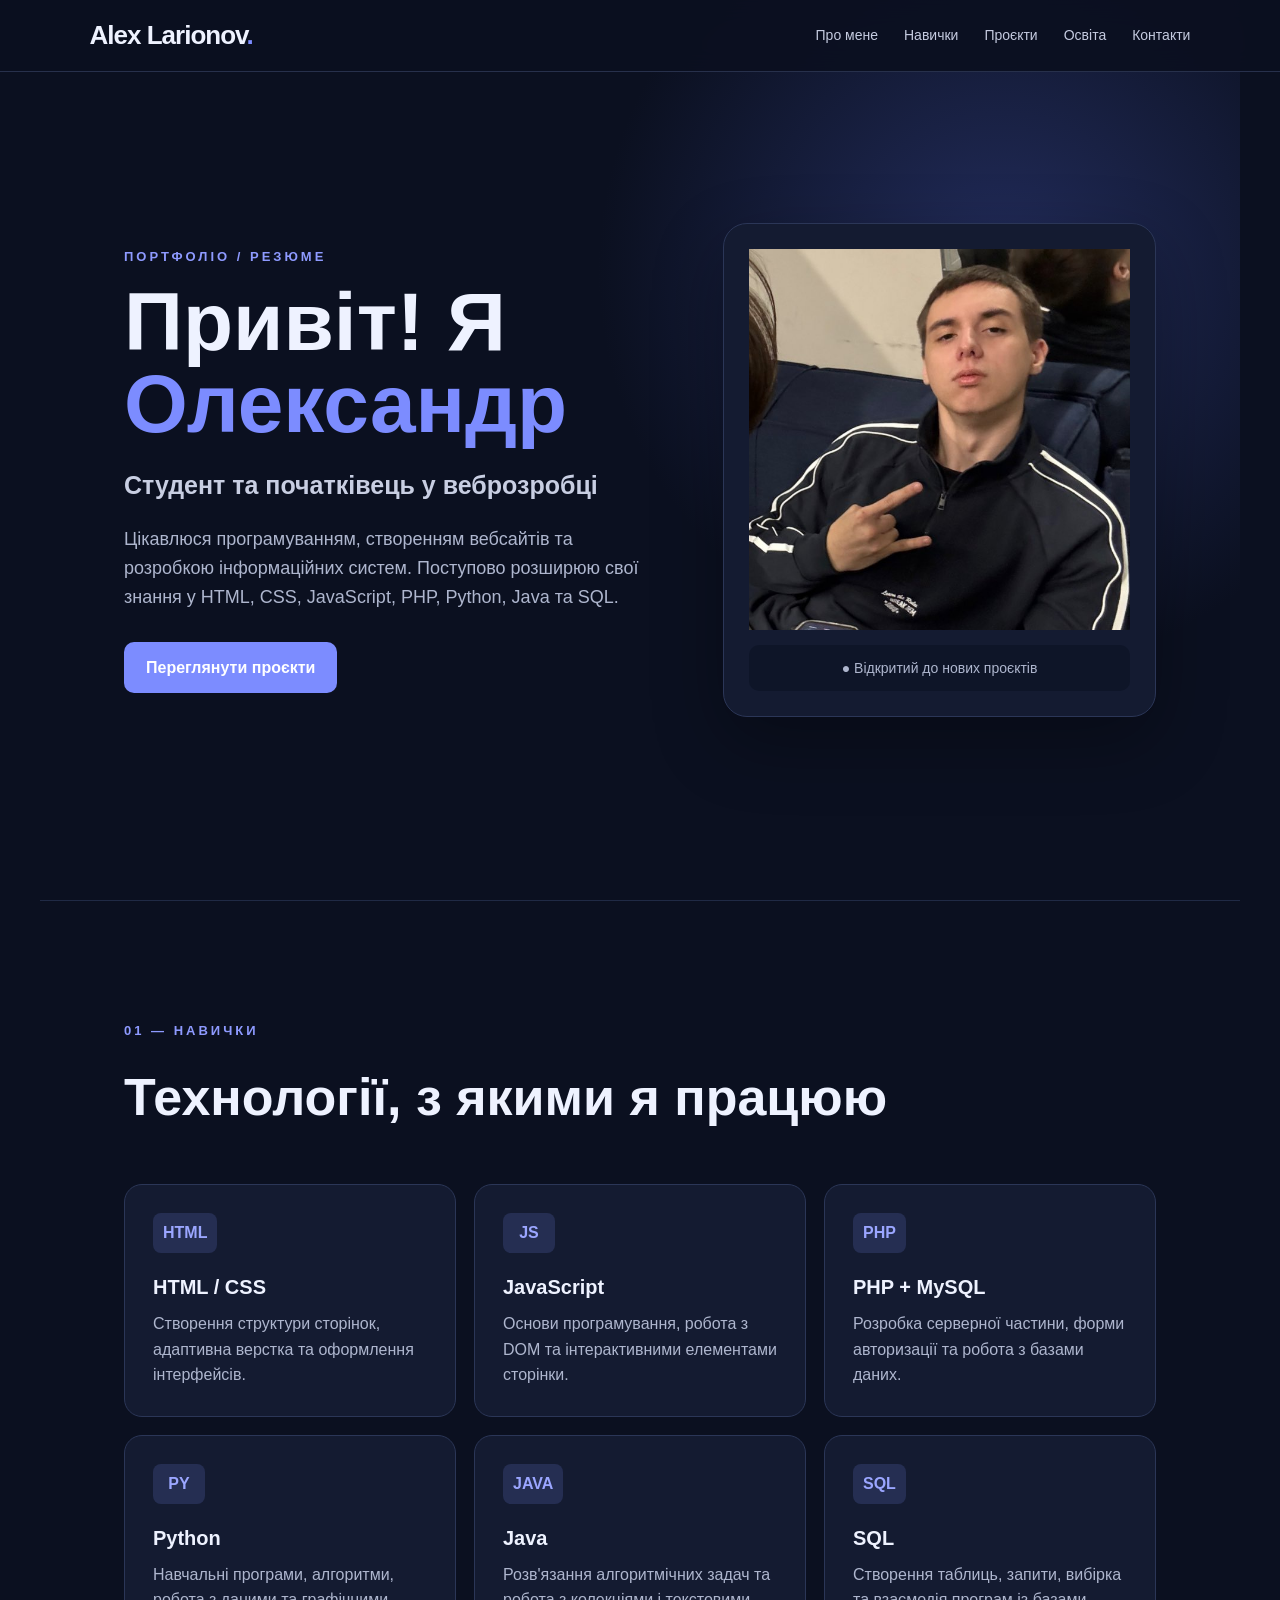
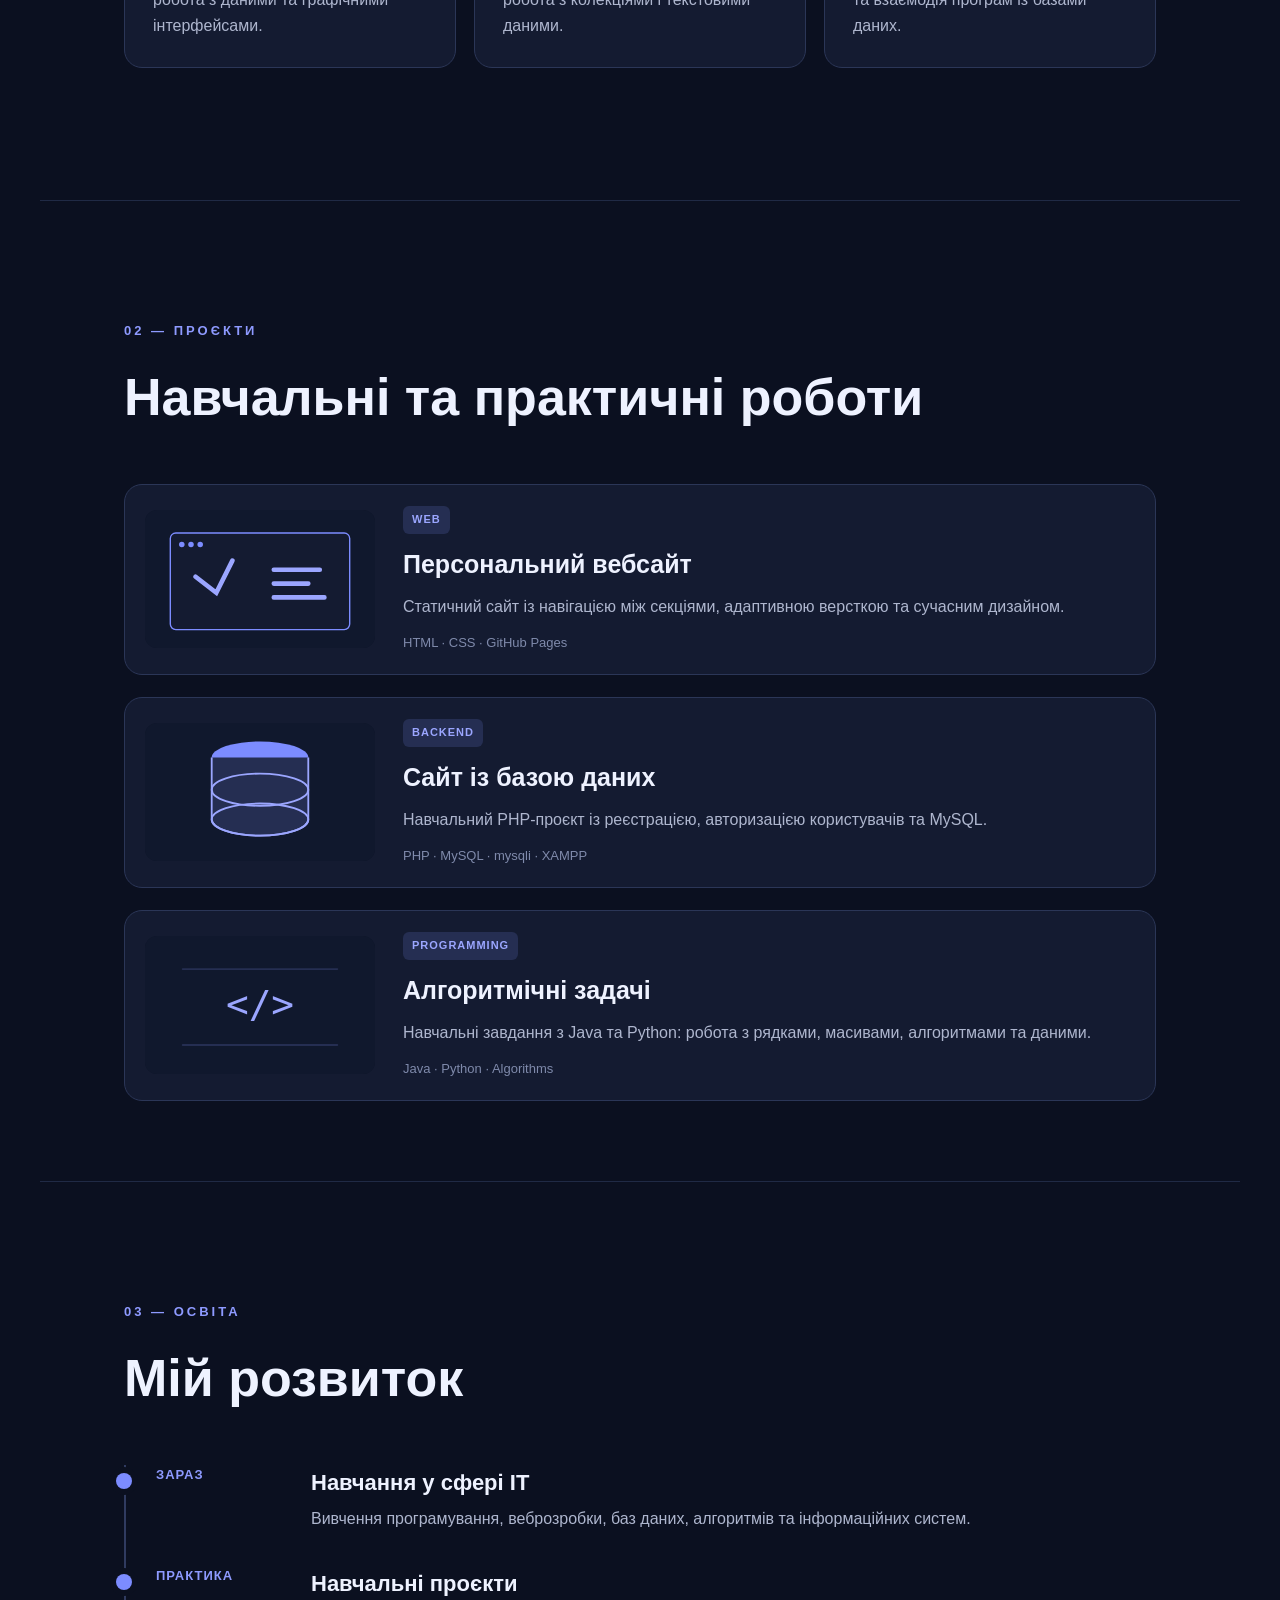
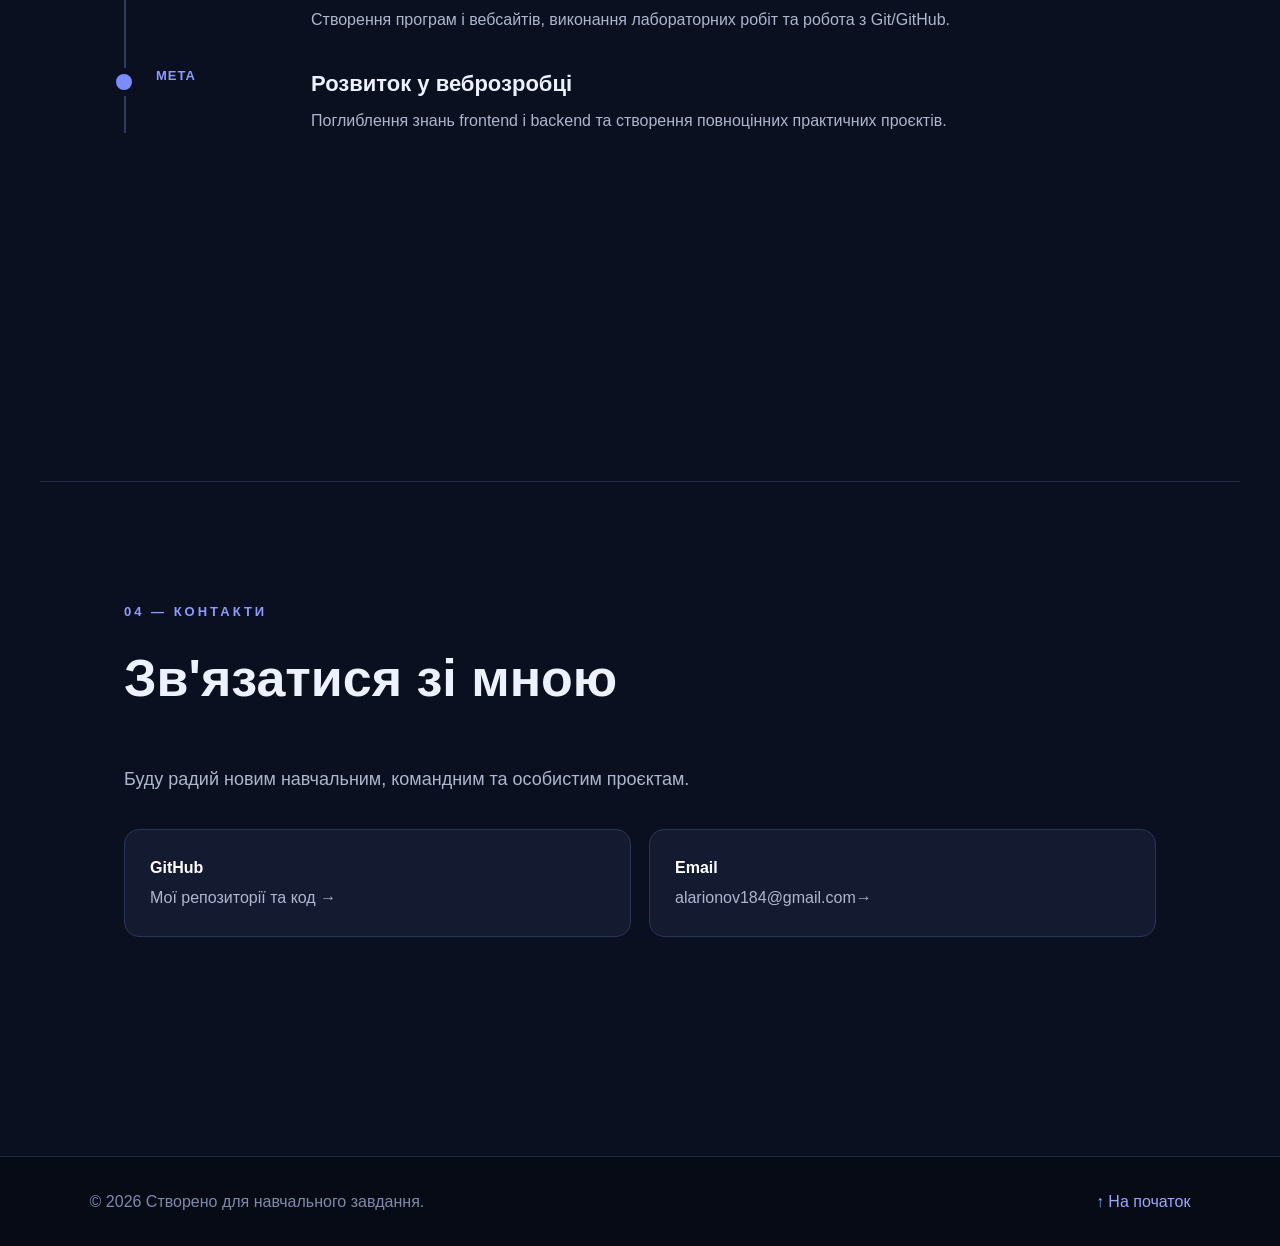
<file: resume/index.html>
<!DOCTYPE html>
<html lang="uk">
<head>
    <meta charset="UTF-8">
    <meta name="viewport" content="width=device-width, initial-scale=1.0">
    <title>Резюме — Ларіонов Олександр</title>
    <link rel="stylesheet" href="style.css">
</head>
<body>

<header class="topbar">
    <div class="logo">Alex Larionov<span>.</span></div>
    <nav>
        <a href="#about">Про мене</a>
        <a href="#skills">Навички</a>
        <a href="#projects">Проєкти</a>
        <a href="#education">Освіта</a>
        <a href="#contacts">Контакти</a>
    </nav>
</header>

<main>
    <section id="about" class="hero">
        <div class="hero-text">
            <p class="eyebrow">ПОРТФОЛІО / РЕЗЮМЕ</p>
            <h1>Привіт! Я <span>Олександр</span></h1>
            <h2>Студент та початківець у веброзробці</h2>
            <p>
                Цікавлюся програмуванням, створенням вебсайтів та розробкою
                інформаційних систем. Поступово розширюю свої знання у
                HTML, CSS, JavaScript, PHP, Python, Java та SQL.
            </p>
            <a class="button" href="#projects">Переглянути проєкти</a>
        </div>

        <div class="hero-card">
            <img src="images/me.jpg" alt="Ілюстрація розробника">
            <div class="status">● Відкритий до нових проєктів</div>
        </div>
    </section>

    <section id="skills" class="section">
        <p class="eyebrow">01 — НАВИЧКИ</p>
        <h2>Технології, з якими я працюю</h2>

        <div class="skills-grid">
            <article class="skill-card">
                <div class="icon">HTML</div>
                <h3>HTML / CSS</h3>
                <p>Створення структури сторінок, адаптивна верстка та оформлення інтерфейсів.</p>
            </article>
            <article class="skill-card">
                <div class="icon">JS</div>
                <h3>JavaScript</h3>
                <p>Основи програмування, робота з DOM та інтерактивними елементами сторінки.</p>
            </article>
            <article class="skill-card">
                <div class="icon">PHP</div>
                <h3>PHP + MySQL</h3>
                <p>Розробка серверної частини, форми авторизації та робота з базами даних.</p>
            </article>
            <article class="skill-card">
                <div class="icon">PY</div>
                <h3>Python</h3>
                <p>Навчальні програми, алгоритми, робота з даними та графічними інтерфейсами.</p>
            </article>
            <article class="skill-card">
                <div class="icon">JAVA</div>
                <h3>Java</h3>
                <p>Розв'язання алгоритмічних задач та робота з колекціями і текстовими даними.</p>
            </article>
            <article class="skill-card">
                <div class="icon">SQL</div>
                <h3>SQL</h3>
                <p>Створення таблиць, запити, вибірка та взаємодія програм із базами даних.</p>
            </article>
        </div>
    </section>

    <section id="projects" class="section projects-section">
        <p class="eyebrow">02 — ПРОЄКТИ</p>
        <h2>Навчальні та практичні роботи</h2>

        <div class="projects">
            <article class="project">
                <img src="images/web.svg" alt="Веброзробка">
                <div>
                    <span class="tag">WEB</span>
                    <h3>Персональний вебсайт</h3>
                    <p>Статичний сайт із навігацією між секціями, адаптивною версткою та сучасним дизайном.</p>
                    <div class="tech">HTML · CSS · GitHub Pages</div>
                </div>
            </article>

            <article class="project">
                <img src="images/database.svg" alt="База даних">
                <div>
                    <span class="tag">BACKEND</span>
                    <h3>Сайт із базою даних</h3>
                    <p>Навчальний PHP-проєкт із реєстрацією, авторизацією користувачів та MySQL.</p>
                    <div class="tech">PHP · MySQL · mysqli · XAMPP</div>
                </div>
            </article>

            <article class="project">
                <img src="images/code.svg" alt="Програмування">
                <div>
                    <span class="tag">PROGRAMMING</span>
                    <h3>Алгоритмічні задачі</h3>
                    <p>Навчальні завдання з Java та Python: робота з рядками, масивами, алгоритмами та даними.</p>
                    <div class="tech">Java · Python · Algorithms</div>
                </div>
            </article>
        </div>
    </section>

    <section id="education" class="section">
        <p class="eyebrow">03 — ОСВІТА</p>
        <h2>Мій розвиток</h2>

        <div class="timeline">
            <div class="timeline-item">
                <div class="year">ЗАРАЗ</div>
                <div>
                    <h3>Навчання у сфері IT</h3>
                    <p>Вивчення програмування, веброзробки, баз даних, алгоритмів та інформаційних систем.</p>
                </div>
            </div>
            <div class="timeline-item">
                <div class="year">ПРАКТИКА</div>
                <div>
                    <h3>Навчальні проєкти</h3>
                    <p>Створення програм і вебсайтів, виконання лабораторних робіт та робота з Git/GitHub.</p>
                </div>
            </div>
            <div class="timeline-item">
                <div class="year">МЕТА</div>
                <div>
                    <h3>Розвиток у веброзробці</h3>
                    <p>Поглиблення знань frontend і backend та створення повноцінних практичних проєктів.</p>
                </div>
            </div>
        </div>
    </section>

    <section id="contacts" class="section contact">
        <p class="eyebrow">04 — КОНТАКТИ</p>
        <h2>Зв'язатися зі мною</h2>
        <p class="contact-text">Буду радий новим навчальним, командним та особистим проєктам.</p>

        <div class="contact-grid">
            <a href="https://github.com/Arjsw" target="_blank" rel="noopener">
                <strong>GitHub</strong>
                <span>Мої репозиторії та код →</span>
            </a>
            <a href="mailto:alarionov184@gmail.com">
                <strong>Email</strong>
                <span>alarionov184@gmail.com→</span>
            </a>
        </div>
    </section>
</main>

<footer>
    <p>© 2026  Створено для навчального завдання.</p>
    <a href="#about">↑ На початок</a>
</footer>

</body>
</html>
</file>
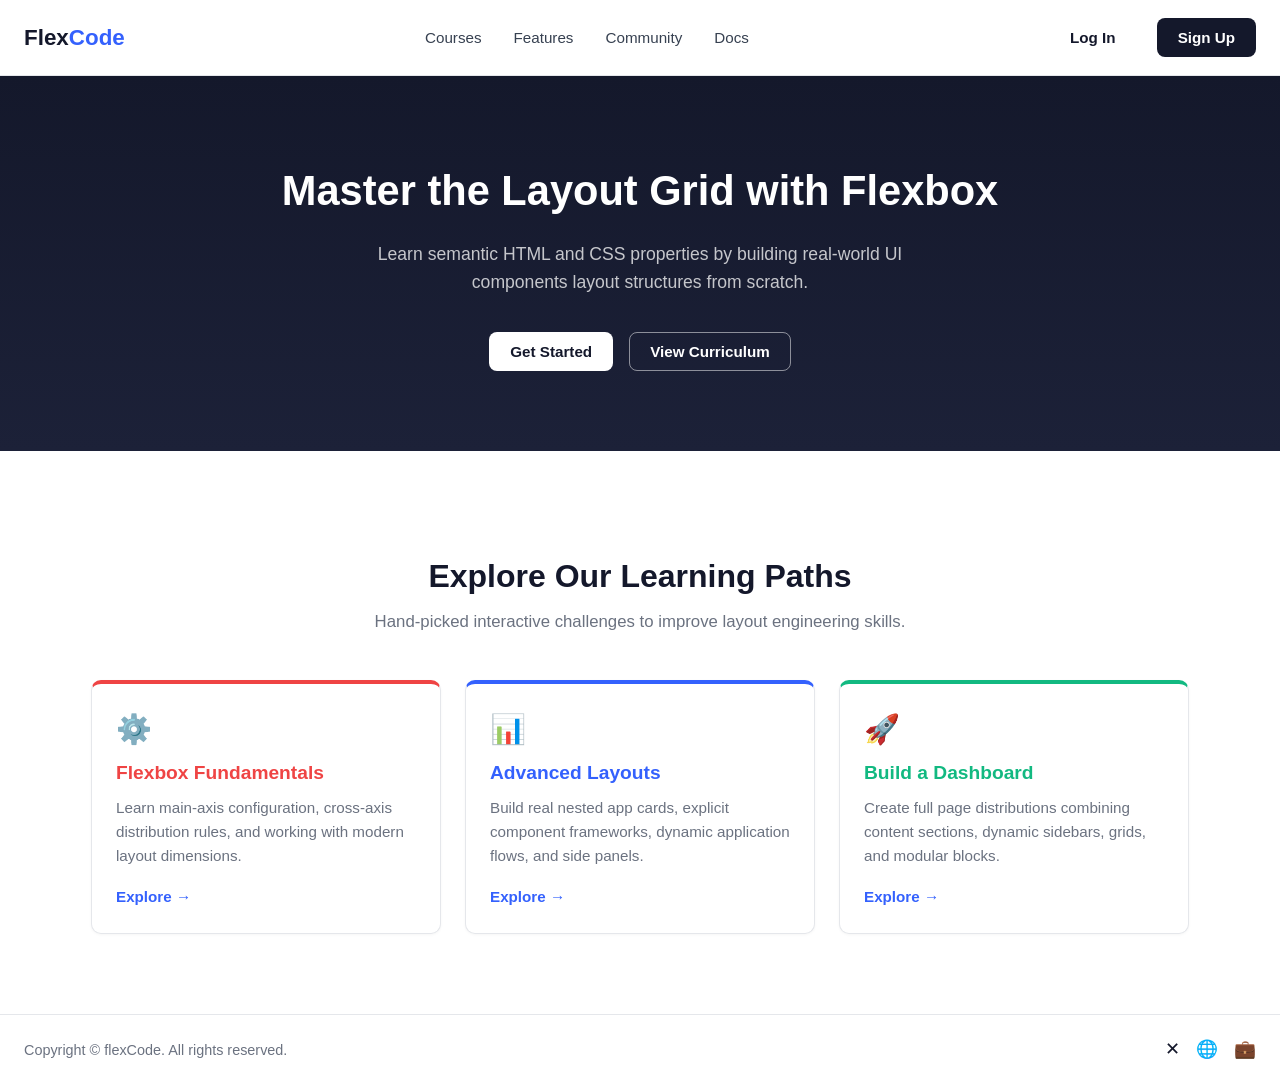
<file: flexcode.html>
<!DOCTYPE html>
<html lang="en">
<head>
<meta charset="UTF-8">
<meta name="viewport" content="width=device-width, initial-scale=1.0">
<title>FlexCode | Master the Layout Grid with Flexbox</title>
<style>
  :root {
    --blue: #3461fd;
    --navy: #14182b;
    --navy-2: #1c2138;
    --red: #ef4444;
    --green: #12b981;
    --text-dark: #14182b;
    --text-muted: #6b7280;
    --border: #e5e7eb;
  }

  * { box-sizing: border-box; }

  body {
    margin: 0;
    font-family: "Segoe UI", Roboto, Helvetica, Arial, sans-serif;
    color: var(--text-dark);
    background-color: #ffffff;
  }

  a { text-decoration: none; }

  .container {
    width: 100%;
    max-width: 1200px;
    margin: 0 auto;
    padding: 0 24px;
  }

  /* ===================== NAVBAR ===================== */
  header.navbar {
    display: flex;
    align-items: center;
    justify-content: space-between;
    padding: 18px 24px;
    border-bottom: 1px solid var(--border);
    position: relative;
  }

  .logo {
    font-size: 1.4rem;
    font-weight: 800;
    color: var(--text-dark);
    white-space: nowrap;
  }
  .logo span {
    color: var(--blue);
  }

  .nav-links {
    display: flex;
    align-items: center;
    gap: 32px;
  }
  .nav-links a {
    color: #374151;
    font-size: .95rem;
  }
  .nav-links a:hover {
    color: var(--blue);
  }

  .nav-actions {
    display: flex;
    align-items: center;
    gap: 20px;
  }
  .btn {
    display: inline-flex;
    align-items: center;
    justify-content: center;
    font-weight: 600;
    font-size: .95rem;
    padding: 10px 20px;
    border-radius: 8px;
    cursor: pointer;
    border: 1px solid transparent;
    white-space: nowrap;
  }
  .btn-login {
    color: var(--text-dark);
    background: none;
  }
  .btn-signup {
    background-color: var(--navy);
    color: #fff;
  }
  .btn-signup:hover {
    background-color: #000;
  }

  .hamburger {
    display: none;
    flex-direction: column;
    gap: 5px;
    background: none;
    border: none;
    cursor: pointer;
    padding: 6px;
  }
  .hamburger span {
    width: 24px;
    height: 2px;
    background-color: var(--text-dark);
    display: block;
  }

  .mobile-menu {
    display: none;
    flex-direction: column;
    gap: 16px;
    padding: 16px 24px 24px;
    border-bottom: 1px solid var(--border);
  }
  .mobile-menu a {
    color: #374151;
    font-size: 1rem;
  }
  .mobile-menu .btn {
    width: 100%;
  }

  .mobile-menu.open {
    display: flex;
  }

  /* ===================== HERO ===================== */
  .hero {
    background: linear-gradient(180deg, var(--navy) 0%, var(--navy-2) 100%);
    padding: 90px 24px 80px;
    text-align: center;
  }
  .hero h1 {
    color: #fff;
    font-size: 2.6rem;
    font-weight: 800;
    max-width: 800px;
    margin: 0 auto 24px;
    line-height: 1.2;
  }
  .hero p {
    color: rgba(255,255,255,.75);
    font-size: 1.1rem;
    max-width: 620px;
    margin: 0 auto 36px;
    line-height: 1.6;
  }
  .hero-actions {
    display: flex;
    justify-content: center;
    gap: 16px;
    flex-wrap: wrap;
  }
  .btn-hero-primary {
    background-color: #fff;
    color: var(--navy);
  }
  .btn-hero-primary:hover {
    background-color: #e5e7eb;
  }
  .btn-hero-secondary {
    background: none;
    color: #fff;
    border: 1px solid rgba(255,255,255,.5);
  }
  .btn-hero-secondary:hover {
    background-color: rgba(255,255,255,.1);
  }

  /* ===================== LEARNING PATHS ===================== */
  .paths-section {
    padding: 80px 24px;
    text-align: center;
  }
  .paths-section h2 {
    font-size: 2rem;
    font-weight: 800;
    margin-bottom: 12px;
  }
  .paths-section > .container > p {
    color: var(--text-muted);
    font-size: 1.05rem;
    margin-bottom: 48px;
  }

  .cards {
    display: flex;
    flex-wrap: wrap;
    gap: 24px;
    justify-content: center;
  }

  .card {
    flex: 1 1 300px;
    max-width: 350px;
    background-color: #fff;
    border: 1px solid var(--border);
    border-top: 4px solid var(--red);
    border-radius: 10px;
    padding: 28px 24px;
    text-align: left;
    display: flex;
    flex-direction: column;
    box-shadow: 0 1px 3px rgba(0,0,0,.04);
  }
  .card.card-blue { border-top-color: var(--blue); }
  .card.card-green { border-top-color: var(--green); }

  .card .icon {
    font-size: 1.8rem;
    margin-bottom: 16px;
  }
  .card h3 {
    font-size: 1.2rem;
    font-weight: 700;
    margin: 0 0 12px;
    color: var(--red);
  }
  .card.card-blue h3 { color: var(--blue); }
  .card.card-green h3 { color: var(--green); }

  .card p {
    color: var(--text-muted);
    font-size: .95rem;
    line-height: 1.6;
    margin: 0 0 20px;
    flex-grow: 1;
  }
  .card .explore {
    color: var(--blue);
    font-weight: 600;
    font-size: .95rem;
  }

  /* ===================== FOOTER ===================== */
  footer {
    border-top: 1px solid var(--border);
    padding: 24px;
  }
  .footer-inner {
    display: flex;
    justify-content: space-between;
    align-items: center;
    flex-wrap: wrap;
    gap: 12px;
  }
  .footer-inner p {
    color: var(--text-muted);
    font-size: .9rem;
    margin: 0;
  }
  .footer-icons {
    display: flex;
    gap: 16px;
    font-size: 1.1rem;
  }

  /* ===================== RESPONSIVE ===================== */
  @media (max-width: 860px) {
    .nav-links,
    .nav-actions {
      display: none;
    }
    .hamburger {
      display: flex;
    }
    .hero h1 {
      font-size: 2rem;
    }
    .hero p {
      font-size: 1rem;
    }
  }

  @media (max-width: 600px) {
    .hero {
      padding: 60px 20px;
    }
    .hero h1 {
      font-size: 1.7rem;
    }
    .paths-section {
      padding: 56px 20px;
    }
    .card {
      max-width: 100%;
    }
    .footer-inner {
      flex-direction: column;
      text-align: center;
    }
  }
</style>
</head>
<body>

<!-- ===================== NAVBAR ===================== -->
<header class="navbar">
  <a href="#" class="logo">Flex<span>Code</span></a>

  <nav class="nav-links">
    <a href="#">Courses</a>
    <a href="#">Features</a>
    <a href="#">Community</a>
    <a href="#">Docs</a>
  </nav>

  <div class="nav-actions">
    <a href="#" class="btn btn-login">Log In</a>
    <a href="#" class="btn btn-signup">Sign Up</a>
  </div>

  <button class="hamburger" id="hamburgerBtn" aria-label="Toggle menu" aria-expanded="false" aria-controls="mobileMenu">
    <span></span>
    <span></span>
    <span></span>
  </button>
</header>

<div class="mobile-menu" id="mobileMenu">
  <a href="#">Courses</a>
  <a href="#">Features</a>
  <a href="#">Community</a>
  <a href="#">Docs</a>
  <a href="#" class="btn btn-login">Log In</a>
  <a href="#" class="btn btn-signup">Sign Up</a>
</div>

<!-- ===================== HERO ===================== -->
<section class="hero">
  <h1>Master the Layout Grid with Flexbox</h1>
  <p>Learn semantic HTML and CSS properties by building real-world UI components layout structures from scratch.</p>
  <div class="hero-actions">
    <a href="#" class="btn btn-hero-primary">Get Started</a>
    <a href="#" class="btn btn-hero-secondary">View Curriculum</a>
  </div>
</section>

<!-- ===================== LEARNING PATHS ===================== -->
<section class="paths-section">
  <div class="container">
    <h2>Explore Our Learning Paths</h2>
    <p>Hand-picked interactive challenges to improve layout engineering skills.</p>

    <div class="cards">
      <div class="card">
        <div class="icon">⚙️</div>
        <h3>Flexbox Fundamentals</h3>
        <p>Learn main-axis configuration, cross-axis distribution rules, and working with modern layout dimensions.</p>
        <a href="#" class="explore">Explore &rarr;</a>
      </div>

      <div class="card card-blue">
        <div class="icon">📊</div>
        <h3>Advanced Layouts</h3>
        <p>Build real nested app cards, explicit component frameworks, dynamic application flows, and side panels.</p>
        <a href="#" class="explore">Explore &rarr;</a>
      </div>

      <div class="card card-green">
        <div class="icon">🚀</div>
        <h3>Build a Dashboard</h3>
        <p>Create full page distributions combining content sections, dynamic sidebars, grids, and modular blocks.</p>
        <a href="#" class="explore">Explore &rarr;</a>
      </div>
    </div>
  </div>
</section>

<!-- ===================== FOOTER ===================== -->
<footer>
  <div class="footer-inner">
    <p>Copyright &copy; flexCode. All rights reserved.</p>
    <div class="footer-icons">
      <span>✕</span>
      <span>🌐</span>
      <span>💼</span>
    </div>
  </div>
</footer>

<script>
  const hamburgerBtn = document.getElementById('hamburgerBtn');
  const mobileMenu = document.getElementById('mobileMenu');

  hamburgerBtn.addEventListener('click', () => {
    const isOpen = mobileMenu.classList.toggle('open');
    hamburgerBtn.setAttribute('aria-expanded', isOpen);
  });
</script>

</body>
</html>
</file>
<file: resume/style.css>
* {
    box-sizing: border-box;
    margin: 0;
    padding: 0;
}

html {
    scroll-behavior: smooth;
    scroll-padding-top: 90px;
}

body {
    font-family: Arial, Helvetica, sans-serif;
    background: #0b1020;
    color: #eef2ff;
    line-height: 1.6;
}

.topbar {
    position: fixed;
    top: 0;
    left: 0;
    width: 100%;
    height: 72px;
    z-index: 1000;
    display: flex;
    align-items: center;
    justify-content: space-between;
    padding: 0 7%;
    background: rgba(11, 16, 32, 0.92);
    border-bottom: 1px solid #27304b;
    backdrop-filter: blur(12px);
}

.logo {
    font-size: 26px;
    font-weight: 800;
    letter-spacing: -1px;
}

.logo span,
.hero h1 span {
    color: #7c8cff;
}

nav {
    display: flex;
    gap: 26px;
}

nav a {
    color: #c5cbe0;
    text-decoration: none;
    font-size: 14px;
    transition: 0.25s;
}

nav a:hover {
    color: #8e9aff;
}

main {
    max-width: 1200px;
    margin: auto;
}

section {
    min-height: 100vh;
    padding: 120px 7% 80px;
}

.hero {
    display: grid;
    grid-template-columns: 1.1fr 0.9fr;
    align-items: center;
    gap: 70px;
    background: radial-gradient(circle at 80% 30%, #222c5b 0, transparent 35%);
}

.eyebrow {
    color: #8e9aff;
    font-size: 13px;
    font-weight: 700;
    letter-spacing: 3px;
    margin-bottom: 14px;
}

.hero h1 {
    font-size: clamp(48px, 7vw, 82px);
    line-height: 1;
    margin-bottom: 20px;
}

.hero h2 {
    font-size: 25px;
    color: #c8cee2;
    margin-bottom: 20px;
}

.hero-text > p:not(.eyebrow) {
    max-width: 650px;
    color: #aeb6ce;
    font-size: 18px;
    margin-bottom: 30px;
}

.button {
    display: inline-block;
    padding: 13px 22px;
    border-radius: 10px;
    background: #7c8cff;
    color: white;
    text-decoration: none;
    font-weight: 700;
    transition: transform .2s, background .2s;
}

.button:hover {
    transform: translateY(-3px);
    background: #6979f2;
}

.hero-card {
    background: #141b31;
    border: 1px solid #2b3657;
    border-radius: 24px;
    padding: 25px;
    box-shadow: 0 25px 70px rgba(0,0,0,.3);
}

.hero-card img {
    width: 100%;
    display: block;
}

.status {
    margin-top: 15px;
    padding: 12px;
    text-align: center;
    color: #aeb6ce;
    background: #0e1528;
    border-radius: 10px;
    font-size: 14px;
}

.section {
    border-top: 1px solid #202a45;
}

.section > h2 {
    font-size: clamp(32px, 5vw, 52px);
    margin-bottom: 45px;
}

.skills-grid {
    display: grid;
    grid-template-columns: repeat(3, 1fr);
    gap: 18px;
}

.skill-card {
    padding: 28px;
    background: #141b31;
    border: 1px solid #2b3657;
    border-radius: 18px;
    transition: transform .25s, border-color .25s;
}

.skill-card:hover {
    transform: translateY(-5px);
    border-color: #7c8cff;
}

.icon {
    display: inline-flex;
    min-width: 52px;
    height: 40px;
    padding: 0 10px;
    align-items: center;
    justify-content: center;
    border-radius: 8px;
    background: #252e52;
    color: #9ba6ff;
    font-weight: 800;
    margin-bottom: 18px;
}

.skill-card h3 {
    font-size: 20px;
    margin-bottom: 8px;
}

.skill-card p,
.project p,
.timeline-item p,
.contact-text {
    color: #aeb6ce;
}

.projects {
    display: grid;
    gap: 22px;
}

.project {
    display: grid;
    grid-template-columns: 230px 1fr;
    gap: 28px;
    align-items: center;
    padding: 20px;
    border: 1px solid #2b3657;
    background: #141b31;
    border-radius: 18px;
}

.project img {
    width: 100%;
    border-radius: 12px;
    background: #0d1428;
}

.tag {
    display: inline-block;
    padding: 5px 9px;
    border-radius: 6px;
    background: #252e52;
    color: #9ba6ff;
    font-size: 11px;
    font-weight: 800;
    letter-spacing: 1px;
}

.project h3 {
    font-size: 25px;
    margin: 10px 0;
}

.tech {
    margin-top: 14px;
    color: #7f8aab;
    font-size: 13px;
}

.timeline {
    border-left: 2px solid #303b60;
    padding-left: 30px;
    display: grid;
    gap: 34px;
}

.timeline-item {
    position: relative;
    display: grid;
    grid-template-columns: 130px 1fr;
    gap: 25px;
}

.timeline-item::before {
    content: "";
    position: absolute;
    left: -40px;
    top: 8px;
    width: 16px;
    height: 16px;
    border-radius: 50%;
    background: #7c8cff;
    box-shadow: 0 0 0 6px #0b1020;
}

.year {
    color: #8e9aff;
    font-weight: 800;
    font-size: 13px;
    letter-spacing: 1px;
}

.timeline-item h3 {
    font-size: 22px;
    margin-bottom: 6px;
}

.contact {
    min-height: 75vh;
}

.contact-text {
    font-size: 18px;
    margin-bottom: 35px;
}

.contact-grid {
    display: grid;
    grid-template-columns: repeat(2, 1fr);
    gap: 18px;
}

.contact-grid a {
    display: flex;
    flex-direction: column;
    padding: 25px;
    border: 1px solid #2b3657;
    border-radius: 15px;
    background: #141b31;
    color: white;
    text-decoration: none;
    transition: .25s;
}

.contact-grid a:hover {
    transform: translateY(-4px);
    border-color: #7c8cff;
}

.contact-grid span {
    color: #aeb6ce;
    margin-top: 5px;
}

footer {
    min-height: 90px;
    padding: 25px 7%;
    display: flex;
    justify-content: space-between;
    align-items: center;
    gap: 20px;
    background: #070b16;
    border-top: 1px solid #202a45;
    color: #7f8aab;
}

footer a {
    color: #9ba6ff;
    text-decoration: none;
}

@media (max-width: 850px) {
    .topbar {
        padding: 0 4%;
    }

    nav {
        gap: 10px;
    }

    nav a {
        font-size: 12px;
    }

    section {
        padding-left: 5%;
        padding-right: 5%;
    }

    .hero {
        grid-template-columns: 1fr;
        padding-top: 120px;
    }

    .skills-grid {
        grid-template-columns: 1fr 1fr;
    }

    .project {
        grid-template-columns: 1fr;
    }
}

@media (max-width: 550px) {
    nav {
        display: none;
    }

    .skills-grid,
    .contact-grid {
        grid-template-columns: 1fr;
    }

    .timeline-item {
        grid-template-columns: 1fr;
        gap: 5px;
    }

    footer {
        flex-direction: column;
        text-align: center;
    }
}
</file>
